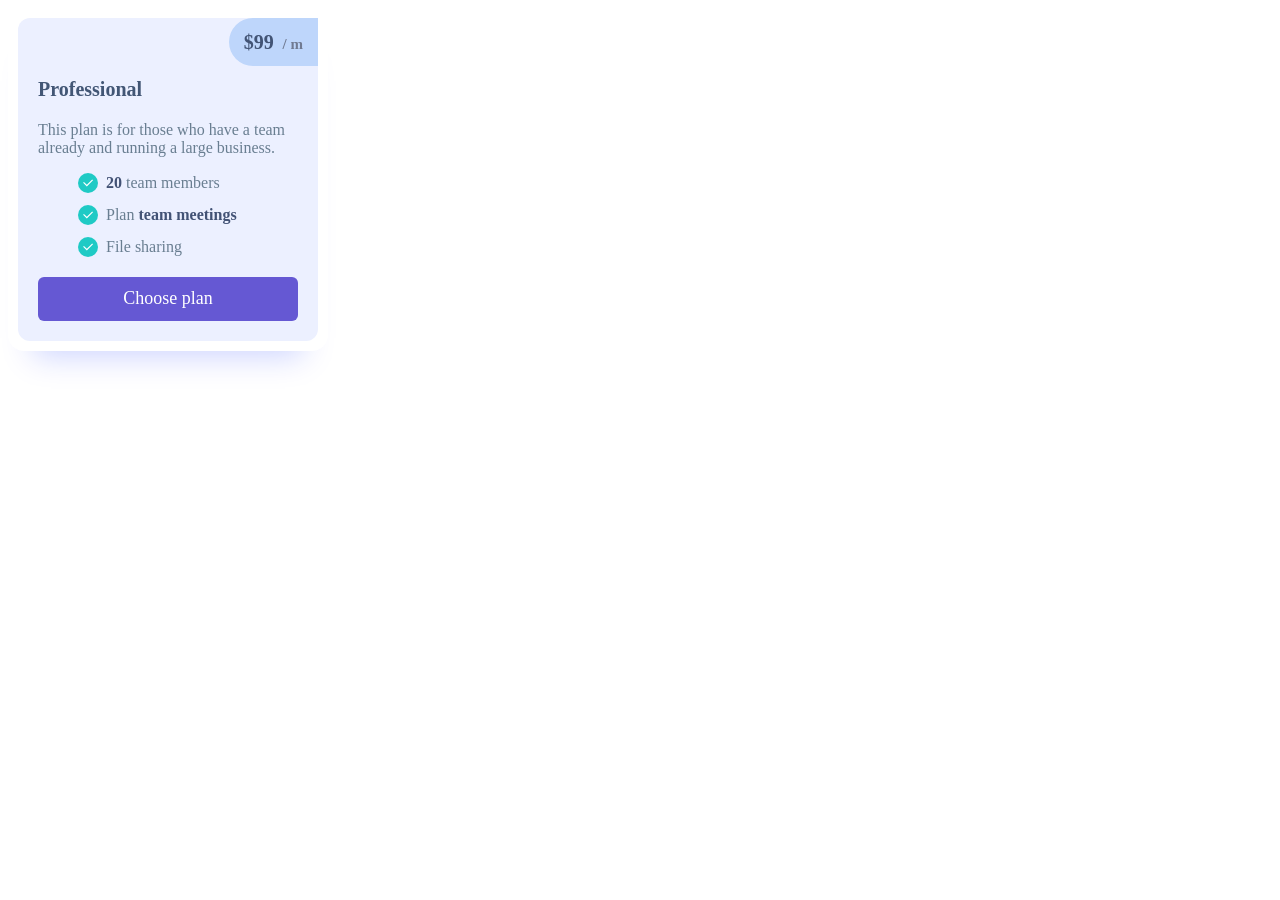
<file: card/index.html>
<!DOCTYPE html>
<html lang="en">
<head>
    <meta charset="UTF-8">
    <meta name="viewport" content="width=device-width, initial-scale=1.0">
    <title>Document</title>
    <link rel="stylesheet" href="style.css">
</head>
<body>
    <div class="plan">
		<div class="inner">
			<span class="pricing">
				<span>
					$99 <small>/ m</small>
				</span>
			</span>
			<p class="title">Professional</p>
			<p class="info">This plan is for those who have a team already and running a large business.</p>
			<ul class="features">
				<li>
					<span class="icon">
						<svg height="24" width="24" viewBox="0 0 24 24" xmlns="http://www.w3.org/2000/svg">
							<path d="M0 0h24v24H0z" fill="none"></path>
							<path fill="currentColor" d="M10 15.172l9.192-9.193 1.415 1.414L10 18l-6.364-6.364 1.414-1.414z"></path>
						</svg>
					</span>
					<span><strong>20</strong> team members</span>
				</li>
				<li>
					<span class="icon">
						<svg height="24" width="24" viewBox="0 0 24 24" xmlns="http://www.w3.org/2000/svg">
							<path d="M0 0h24v24H0z" fill="none"></path>
							<path fill="currentColor" d="M10 15.172l9.192-9.193 1.415 1.414L10 18l-6.364-6.364 1.414-1.414z"></path>
						</svg>
					</span>
					<span>Plan <strong>team meetings</strong></span>
				</li>
				<li>
					<span class="icon">
						<svg height="24" width="24" viewBox="0 0 24 24" xmlns="http://www.w3.org/2000/svg">
							<path d="M0 0h24v24H0z" fill="none"></path>
							<path fill="currentColor" d="M10 15.172l9.192-9.193 1.415 1.414L10 18l-6.364-6.364 1.414-1.414z"></path>
						</svg>
					</span>
					<span>File sharing</span>
				</li>
			</ul>
			<div class="action">
			<a class="button" href="#">
				Choose plan
			</a>
			</div>
		</div>
	</div>
</body>
</html>
</file>
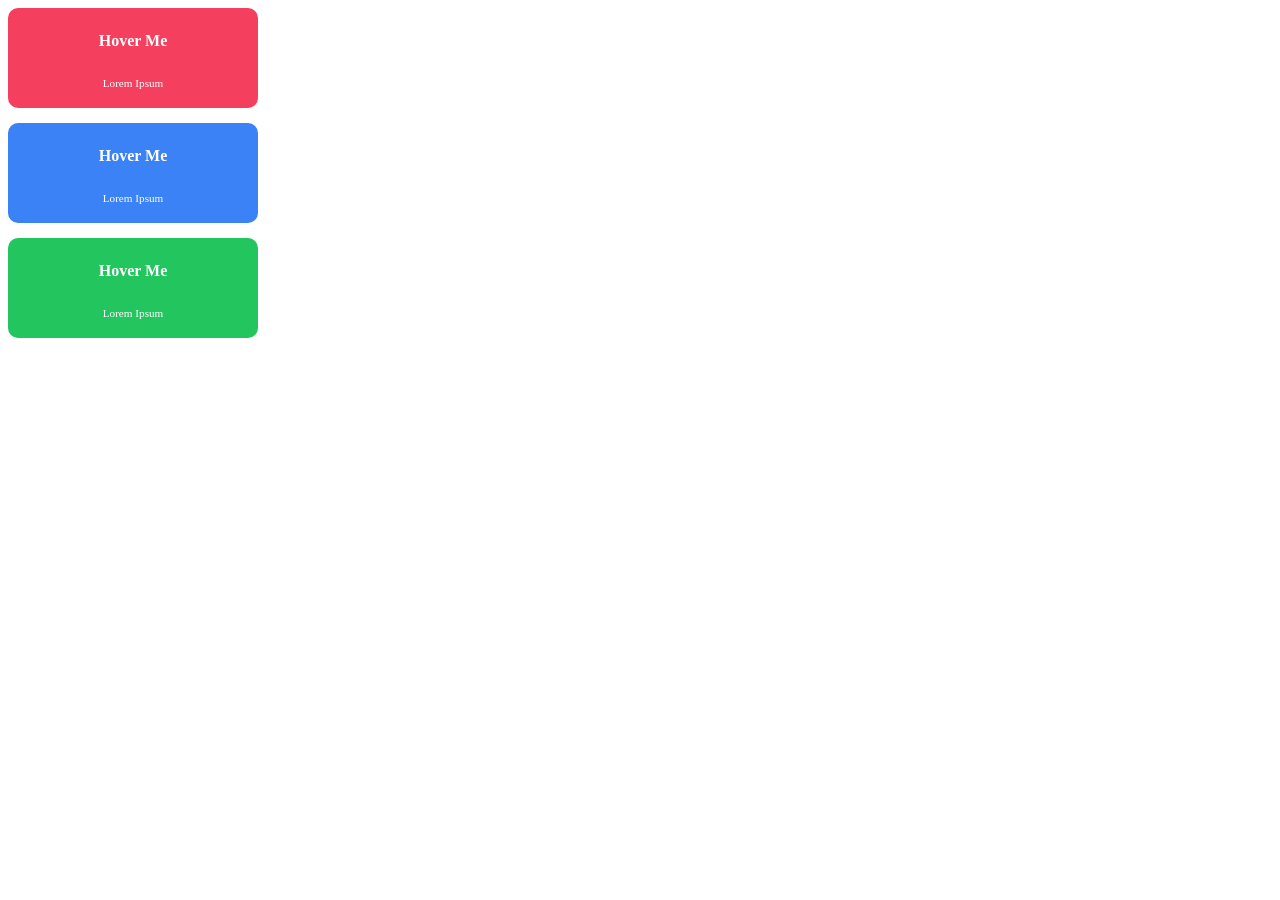
<file: CardByKamehameHa/index.html>
<!DOCTYPE html>
<html lang="en">
<head>
    <meta charset="UTF-8">
    <meta name="viewport" content="width=device-width, initial-scale=1.0">
    <title>Document</title>
    <link rel="stylesheet" href="style.css">
</head>
<body>
    <div class="cards">
        <div class="card red">
            <p class="tip">Hover Me</p>
            <p class="second-text">Lorem Ipsum</p>
        </div>
        <div class="card blue">
            <p class="tip">Hover Me</p>
            <p class="second-text">Lorem Ipsum</p>
        </div>
        <div class="card green">
            <p class="tip">Hover Me</p>
            <p class="second-text">Lorem Ipsum</p>
        </div>
    </div>
</body>
</html>
</file>
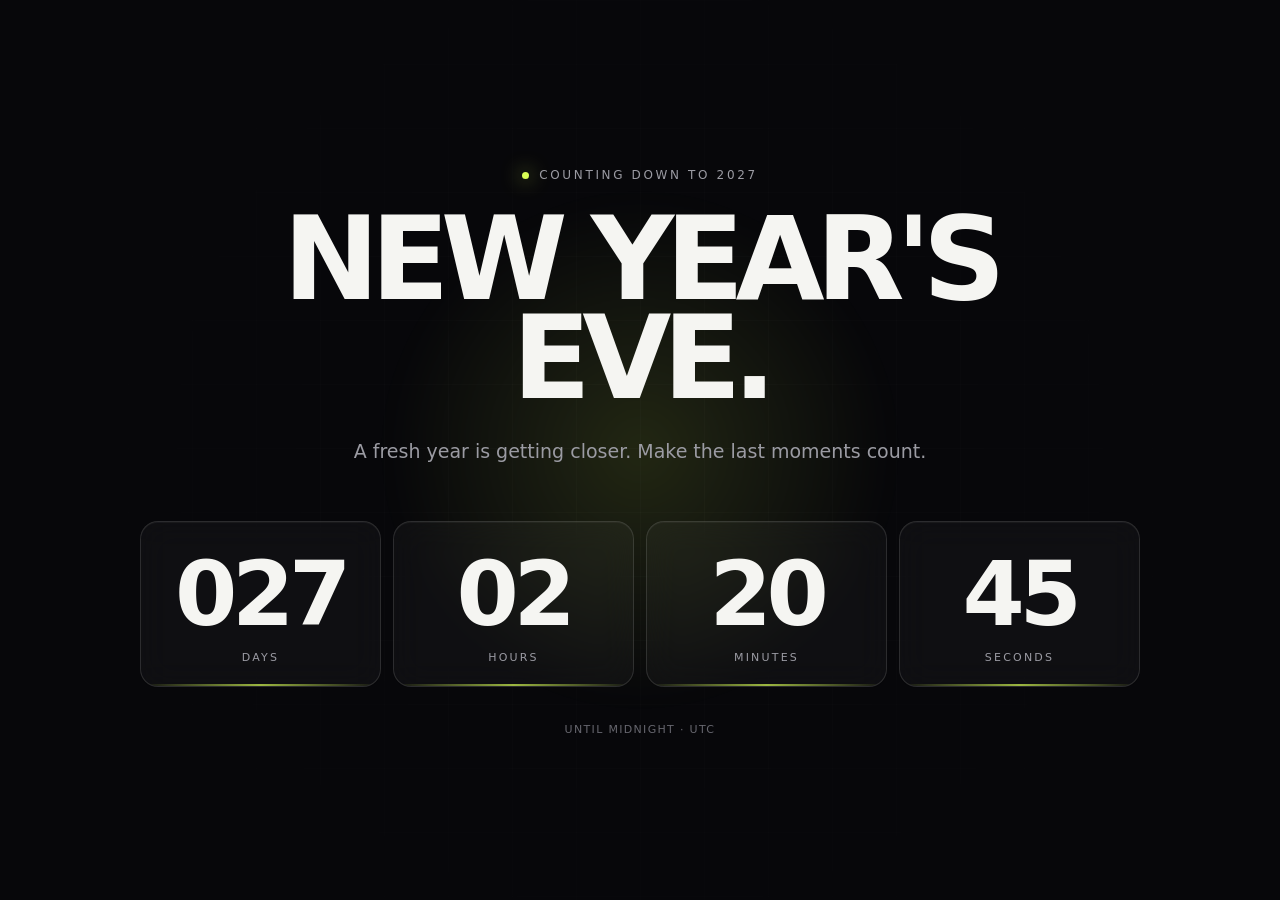
<file: new-years-eve-qbot-v1/public/index.html>
<!doctype html>
<html lang="en">
<head>
<meta charset="UTF-8">
<meta name="viewport" content="width=device-width, initial-scale=1.0">
<meta name="theme-color" content="#07070a">
<title>New Year's Eve Countdown</title>
<style>
:root{--bg:#07070a;--fg:#f5f5f2;--muted:#9b9ba3;--line:rgba(255,255,255,.12);--accent:#d9ff55}
*{box-sizing:border-box}html,body{margin:0;min-height:100%;background:var(--bg);color:var(--fg);font-family:Inter,ui-sans-serif,system-ui,-apple-system,BlinkMacSystemFont,"Segoe UI",sans-serif}
body{overflow:hidden}main{min-height:100vh;position:relative;display:grid;place-items:center;overflow:hidden}
.grid{position:absolute;inset:0;background-image:linear-gradient(rgba(255,255,255,.035) 1px,transparent 1px),linear-gradient(90deg,rgba(255,255,255,.035) 1px,transparent 1px);background-size:64px 64px;mask-image:radial-gradient(circle at center,#000 10%,transparent 78%);opacity:.5}
.glow{position:absolute;width:42vw;height:42vw;border-radius:50%;background:radial-gradient(circle,rgba(217,255,85,.13),transparent 68%);filter:blur(10px);animation:float 8s ease-in-out infinite}
@keyframes float{50%{transform:translate(2vw,-2vh) scale(1.08)}}
.wrap{position:relative;width:min(1200px,92vw);text-align:center;padding:48px 0}
.kicker{display:inline-flex;align-items:center;gap:10px;color:var(--muted);font-size:12px;letter-spacing:.22em;text-transform:uppercase;margin-bottom:28px}
.dot{width:7px;height:7px;border-radius:50%;background:var(--accent);box-shadow:0 0 20px var(--accent)}
h1{font-size:clamp(48px,9vw,132px);line-height:.86;letter-spacing:-.075em;margin:0;font-weight:800}
h1 span{display:block}
.sub{margin:28px auto 0;max-width:580px;color:var(--muted);font-size:clamp(15px,1.6vw,19px);line-height:1.6}
.countdown{display:grid;grid-template-columns:repeat(4,1fr);gap:12px;margin:54px auto 0;max-width:1000px}
.unit{border:1px solid var(--line);background:rgba(255,255,255,.035);backdrop-filter:blur(16px);padding:28px 12px 22px;border-radius:18px;position:relative;overflow:hidden;box-shadow:inset 0 1px 0 rgba(255,255,255,.04)}
.unit:after{content:"";position:absolute;inset:auto 0 0;height:2px;background:linear-gradient(90deg,transparent,var(--accent),transparent);opacity:.7}
.num{font-variant-numeric:tabular-nums;font-size:clamp(42px,7vw,94px);font-weight:750;letter-spacing:-.06em;line-height:1}
.label{margin-top:12px;color:var(--muted);font-size:11px;letter-spacing:.2em;text-transform:uppercase}
.footer{margin-top:36px;color:#66666e;font-size:11px;letter-spacing:.12em;text-transform:uppercase}
@media(max-width:700px){body{overflow:auto}.countdown{grid-template-columns:repeat(2,1fr);gap:10px;margin-top:38px}.unit{padding:24px 8px 18px}.wrap{padding:30px 0}.sub{margin-top:22px}.footer{margin-top:24px}}
@media(max-width:420px){.countdown{grid-template-columns:repeat(2,1fr);gap:8px}.kicker{letter-spacing:.14em;font-size:10px}.footer{letter-spacing:.08em}} 
@media(prefers-reduced-motion:reduce){.glow{animation:none}}
</style>
</head>
<body>
<main>
<div class="grid"></div><div class="glow"></div>
<section class="wrap" aria-label="New Year's Eve countdown">
<div class="kicker"><i class="dot"></i><span id="yearLabel">COUNTING DOWN TO 2027</span></div>
<h1><span>NEW YEAR'S</span><span>EVE.</span></h1>
<p class="sub">A fresh year is getting closer. Make the last moments count.</p>
<div class="countdown" role="timer" aria-live="polite">
<div class="unit"><div class="num" id="days">000</div><div class="label">Days</div></div>
<div class="unit"><div class="num" id="hours">00</div><div class="label">Hours</div></div>
<div class="unit"><div class="num" id="minutes">00</div><div class="label">Minutes</div></div>
<div class="unit"><div class="num" id="seconds">00</div><div class="label">Seconds</div></div>
</div>
<div class="footer" id="status">Until midnight · local time</div>
</section>
</main>
<script>
(function(){
  const $=id=>document.getElementById(id);
  const timezone = Intl.DateTimeFormat().resolvedOptions().timeZone || 'local time';

  function targetDate(){
    const now=new Date();
    return new Date(now.getFullYear()+1,0,1,0,0,0,0);
  }

  let target=targetDate();

  function pad(n,w){return String(n).padStart(w,"0")}

  function tick(){
    const now=new Date();
    if(now>=target){ target=targetDate(); }

    const ms=target-now;
    const total=Math.max(0,Math.ceil(ms/1000));
    const days=Math.floor(total/86400);
    const hours=Math.floor((total%86400)/3600);
    const minutes=Math.floor((total%3600)/60);
    const seconds=total%60;

    $("days").textContent=pad(days,3);
    $("hours").textContent=pad(hours,2);
    $("minutes").textContent=pad(minutes,2);
    $("seconds").textContent=pad(seconds,2);
    $("yearLabel").textContent="COUNTING DOWN TO "+target.getFullYear();
    $("status").textContent="Until midnight · " + timezone;
  }

  tick();
  setInterval(tick,1000);
})();
</script>
</body>
</html>
</file>
<file: card/style.css>
.plan {
    border-radius: 16px;
    box-shadow: 0 30px 30px -25px rgba(0, 38, 255, 0.205);
    padding: 10px;
    background-color: #fff;
    color: #697e91;
    max-width: 300px;
  }
  
  .plan strong {
    font-weight: 600;
    color: #425275;
  }
  
  .plan .inner {
    align-items: center;
    padding: 20px;
    padding-top: 40px;
    background-color: #ecf0ff;
    border-radius: 12px;
    position: relative;
  }
  
  .plan .pricing {
    position: absolute;
    top: 0;
    right: 0;
    background-color: #bed6fb;
    border-radius: 99em 0 0 99em;
    display: flex;
    align-items: center;
    padding: 0.625em 0.75em;
    font-size: 1.25rem;
    font-weight: 600;
    color: #425475;
  }
  
  .plan .pricing small {
    color: #707a91;
    font-size: 0.75em;
    margin-left: 0.25em;
  }
  
  .plan .title {
    font-weight: 600;
    font-size: 1.25rem;
    color: #425675;
  }
  
  .plan .title + * {
    margin-top: 0.75rem;
  }
  
  .plan .info + * {
    margin-top: 1rem;
  }
  
  .plan .features {
    display: flex;
    flex-direction: column;
  }
  
  .plan .features li {
    display: flex;
    align-items: center;
    gap: 0.5rem;
  }
  
  .plan .features li + * {
    margin-top: 0.75rem;
  }
  
  .plan .features .icon {
    background-color: #1FCAC5;
    display: inline-flex;
    align-items: center;
    justify-content: center;
    color: #fff;
    border-radius: 50%;
    width: 20px;
    height: 20px;
  }
  
  .plan .features .icon svg {
    width: 14px;
    height: 14px;
  }
  
  .plan .features + * {
    margin-top: 1.25rem;
  }
  
  .plan .action {
    width: 100%;
    display: flex;
    align-items: center;
    justify-content: end;
  }
  
  .plan .button {
    background-color: #6558d3;
    border-radius: 6px;
    color: #fff;
    font-weight: 500;
    font-size: 1.125rem;
    text-align: center;
    border: 0;
    outline: 0;
    width: 100%;
    padding: 0.625em 0.75em;
    text-decoration: none;
  }
  
  .plan .button:hover, .plan .button:focus {
    background-color: #4133B7;
  }
</file>
<file: CardByKamehameHa/style.css>
.cards {
    display: flex;
    flex-direction: column;
    gap: 15px;
  }
  
  .cards .red {
    background-color: #f43f5e;
  }
  
  .cards .blue {
    background-color: #3b82f6;
  }
  
  .cards .green {
    background-color: #22c55e;
  }
  
  .cards .card {
    display: flex;
    align-items: center;
    justify-content: center;
    flex-direction: column;
    text-align: center;
    height: 100px;
    width: 250px;
    border-radius: 10px;
    color: white;
    cursor: pointer;
    transition: 400ms;
  }
  
  .cards .card p.tip {
    font-size: 1em;
    font-weight: 700;
  }
  
  .cards .card p.second-text {
    font-size: .7em;
  }
  
  .cards .card:hover {
    transform: scale(1.1, 1.1);
  }
  
  .cards:hover > .card:not(:hover) {
    filter: blur(10px);
    transform: scale(0.9, 0.9);
  }
</file>
